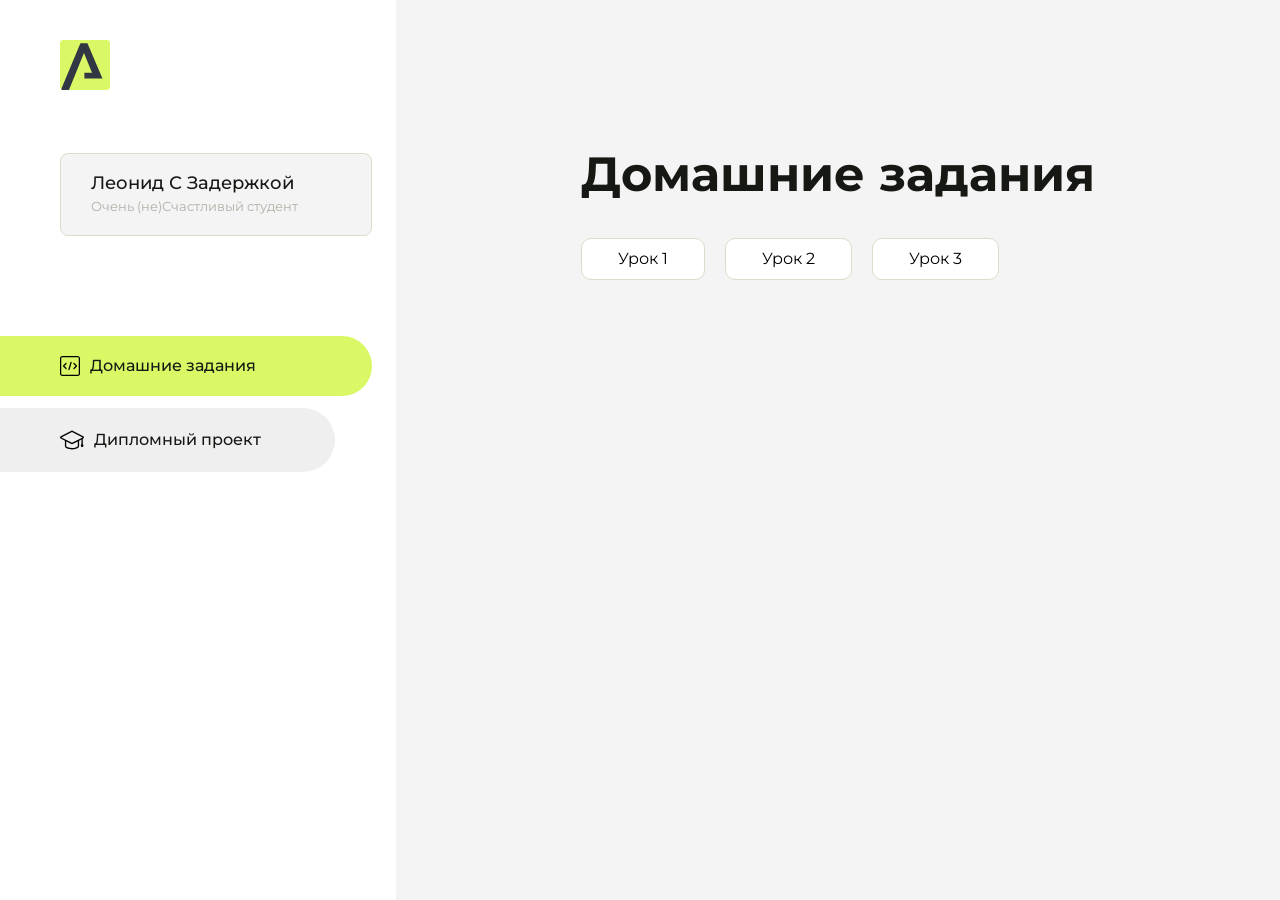
<file: index.html>
<!DOCTYPE html>
<html lang="en">
<head>
    <meta charset="UTF-8">
    <meta name="viewport" content="width=device-width, initial-scale=1.0">
    <title>Домашняя работа</title>
    <link rel="shortcut icon" href="src/logo.ico" type="image/x-icon">
    <link rel="preconnect" href="https://fonts.googleapis.com">
    <link rel="preconnect" href="https://fonts.gstatic.com" crossorigin>
    <link href="https://fonts.googleapis.com/css2?family=Montserrat:wght@400;500;700&family=Rubik:wght@500&display=swap"
          rel="stylesheet">
    <link rel="stylesheet" href="src/style.css">
</head>
<body id="body">
<div class="overlay" id="overlay"></div>
<div class="layout">
    <div class="burger" id="burger">
        <svg viewBox="0 0 24 24" fill="none" xmlns="http://www.w3.org/2000/svg">
            <g id="SVGRepo_bgCarrier" stroke-width="0"></g>
            <g id="SVGRepo_tracerCarrier" stroke-linecap="round" stroke-linejoin="round"></g>
            <g id="SVGRepo_iconCarrier">
                <path d="M4 18L20 18" stroke="#DAF765" stroke-width="2" stroke-linecap="round"></path>
                <path d="M4 12L20 12" stroke="#DAF765" stroke-width="2" stroke-linecap="round"></path>
                <path d="M4 6L20 6" stroke="#DAF765" stroke-width="2" stroke-linecap="round"></path>
            </g>
        </svg>
    </div>
    <aside class="sidebar" id="sidebar">
        <div class="sidebar__inner">
            <div class="logo">
                <svg width="50" height="50" viewBox="0 0 50 50" fill="none" xmlns="http://www.w3.org/2000/svg">
                    <g clip-path="url(#clip0_513_74730)">
                        <path d="M46.17 -0.257004H3.83C1.57281 -0.257004 -0.257 1.57281 -0.257 3.83V46.17C-0.257 48.4272 1.57281 50.257 3.83 50.257H46.17C48.4272 50.257 50.257 48.4272 50.257 46.17V3.83C50.257 1.57281 48.4272 -0.257004 46.17 -0.257004Z"
                              fill="#DAF765"/>
                        <path d="M24.375 38.4H42.461L27.441 3.1585H20.4355C20.4355 3.1585 6.7895 35.881 1.1945 49.294C2.015 50.0275 3.0945 50.257 3.6945 50.257H8.8445L23.954 13.07L32.0465 32.8285H24.375V38.4Z"
                              fill="#323843"/>
                    </g>
                    <defs>
                        <clipPath id="clip0_513_74730">
                            <rect width="50" height="50" fill="white"/>
                        </clipPath>
                    </defs>
                </svg>
            </div>
            <div class="sidebar__user">
                <div class="sidebar__name">Леонид С Задержкой</div>
                <div class="sidebar__text">Очень (не)Счастливый студент</div>
            </div>
            <div class="sidebar__tabs">
                <div class="sidebar__item">
                    <button class="sidebar__button active" id="tasks">
                        <svg xmlns="http://www.w3.org/2000/svg" width="20" height="20" viewBox="0 0 20 20" fill="none">
                            <g clip-path="url(#clip0_704_74543)">
                                <path d="M17.7083 20H2.29167C1.0275 20 0 18.9725 0 17.7083V2.29167C0 1.0275 1.0275 0 2.29167 0H17.7083C18.9725 0 20 1.0275 20 2.29167V17.7083C20 18.9725 18.9725 20 17.7083 20ZM2.29167 1.25C1.7175 1.25 1.25 1.7175 1.25 2.29167V17.7083C1.25 18.2825 1.7175 18.75 2.29167 18.75H17.7083C18.2825 18.75 18.75 18.2825 18.75 17.7083V2.29167C18.75 1.7175 18.2825 1.25 17.7083 1.25H2.29167Z"
                                      fill="black"/>
                                <path d="M6.04167 13.125C5.88167 13.125 5.72167 13.0642 5.6 12.9417L3.1 10.4417C2.85583 10.1975 2.85583 9.80167 3.1 9.5575L5.6 7.0575C5.84417 6.81333 6.24 6.81333 6.48417 7.0575C6.72833 7.30167 6.72833 7.6975 6.48417 7.94167L4.42583 10L6.48417 12.0583C6.72833 12.3025 6.72833 12.6983 6.48417 12.9425C6.36167 13.0642 6.20167 13.125 6.04167 13.125Z"
                                      fill="black"/>
                                <path d="M8.95833 14.1667C8.9 14.1667 8.84 14.1583 8.78167 14.1417C8.45083 14.0442 8.26083 13.6967 8.35833 13.3658L10.4417 6.28251C10.5392 5.95084 10.8892 5.76417 11.2175 5.85917C11.5483 5.95667 11.7383 6.30417 11.6408 6.63501L9.5575 13.7183C9.47833 13.9908 9.22833 14.1667 8.95833 14.1667Z"
                                      fill="black"/>
                                <path d="M13.9583 13.125C13.7983 13.125 13.6383 13.0642 13.5167 12.9417C13.2725 12.6975 13.2725 12.3017 13.5167 12.0575L15.575 9.99916L13.5167 7.94083C13.2725 7.69666 13.2725 7.30083 13.5167 7.05666C13.7608 6.81249 14.1567 6.81249 14.4008 7.05666L16.9008 9.55666C17.145 9.80083 17.145 10.1967 16.9008 10.4408L14.4008 12.9408C14.2783 13.0642 14.1183 13.125 13.9583 13.125Z"
                                      fill="black"/>
                            </g>
                            <defs>
                                <clipPath id="clip0_704_74543">
                                    <rect width="20" height="20" fill="white"/>
                                </clipPath>
                            </defs>
                        </svg>
                        <span>Домашние задания</span></button>
                </div>
                <div class="sidebar__item">
                    <button class="sidebar__button" id="diplom">
                        <svg xmlns="http://www.w3.org/2000/svg" width="24" height="24" viewBox="0 0 24 24" fill="none">
                            <g clip-path="url(#clip0_704_74553)">
                                <path d="M23.2628 10.5971C23.7176 10.365 24 9.90375 24 9.39337C24 8.883 23.7176 8.42175 23.2628 8.18962L12.6135 2.75362C12.2291 2.55824 11.7705 2.55787 11.3854 2.75399L0.736875 8.19C0.282375 8.42175 0 8.883 0 9.39337C0 9.90375 0.282375 10.365 0.736875 10.5971L4.89038 12.7177V18.2074C4.89038 19.8154 8.412 21.393 12 21.393C15.5884 21.393 19.1096 19.815 19.1096 18.2074V12.7174L21.4609 11.517V15.8017L20.901 17.2305C20.7409 17.6389 20.7934 18.0994 21.0405 18.4616C21.2876 18.8246 21.6979 19.041 22.1366 19.041C22.5754 19.041 22.9852 18.8246 23.2324 18.462C23.4795 18.099 23.532 17.6385 23.3719 17.2301L22.8124 15.8021V10.827L23.2628 10.5971ZM17.7623 18.1721C17.6198 18.6375 15.3491 20.0419 12 20.0419C8.65088 20.0419 6.38025 18.6375 6.2415 18.2074V12.3037L6.23887 12.3019C6.23812 12.057 6.1065 11.8207 5.87325 11.7019L1.3515 9.39337L12 3.95737L22.6489 9.39337L12 14.8294L5.87325 11.7019C5.54063 11.5331 4.6695 11.6674 4.5 12C4.33012 12.3322 4.55813 12.5479 4.89038 12.7177L11.3857 16.0331C11.5781 16.1314 11.7889 16.1805 12 16.1805C12.2107 16.1805 12.4222 16.1314 12.6146 16.0331L17.7593 13.407L17.7623 18.1721Z"
                                      fill="black"/>
                            </g>
                            <defs>
                                <clipPath id="clip0_704_74553">
                                    <rect width="24" height="24" fill="white"/>
                                </clipPath>
                            </defs>
                        </svg>
                        <span>Дипломный проект</span></button>
                </div>
            </div>
        </div>

    </aside>
    <div class="content">
        <div class="container">
            <div class="content__block" id="tasksBlock">
                <div class="content__title">Домашние задания</div>
                <ul class="content__list">
                    <li class="content__list-item">
                        <a href="java-script/javaHomework10/index.html">Урок 1</a>
                    </li>
                    <li class="content__list-item">
                        <a href="lesson1/index.html">Урок 2</a>
                    </li>
                    <li class="content__list-item">
                        <a href="lesson1/index.html">Урок 3</a>
                    </li>
                </ul>
            </div>
            <div class="content__block hidden" id="diplomBlock">
                <div class="content__title">Дипломный проект</div>
                <div class="content__list-diplom">
                    <a href="./Diplom/index.html">Ссылка на ДЗ</a>
                </div>
                <div class="content__decor">
                    <div class="content__decor-text">Давай проверим, чему ты научился!</div>
                    <div class="content__decor-img">
                        <img src="src/decor.png" alt="decor">
                    </div>
                </div>
            </div>
        </div>
    </div>
</div>
<script src="src/index.js"></script>
</body>
</html>
</file>
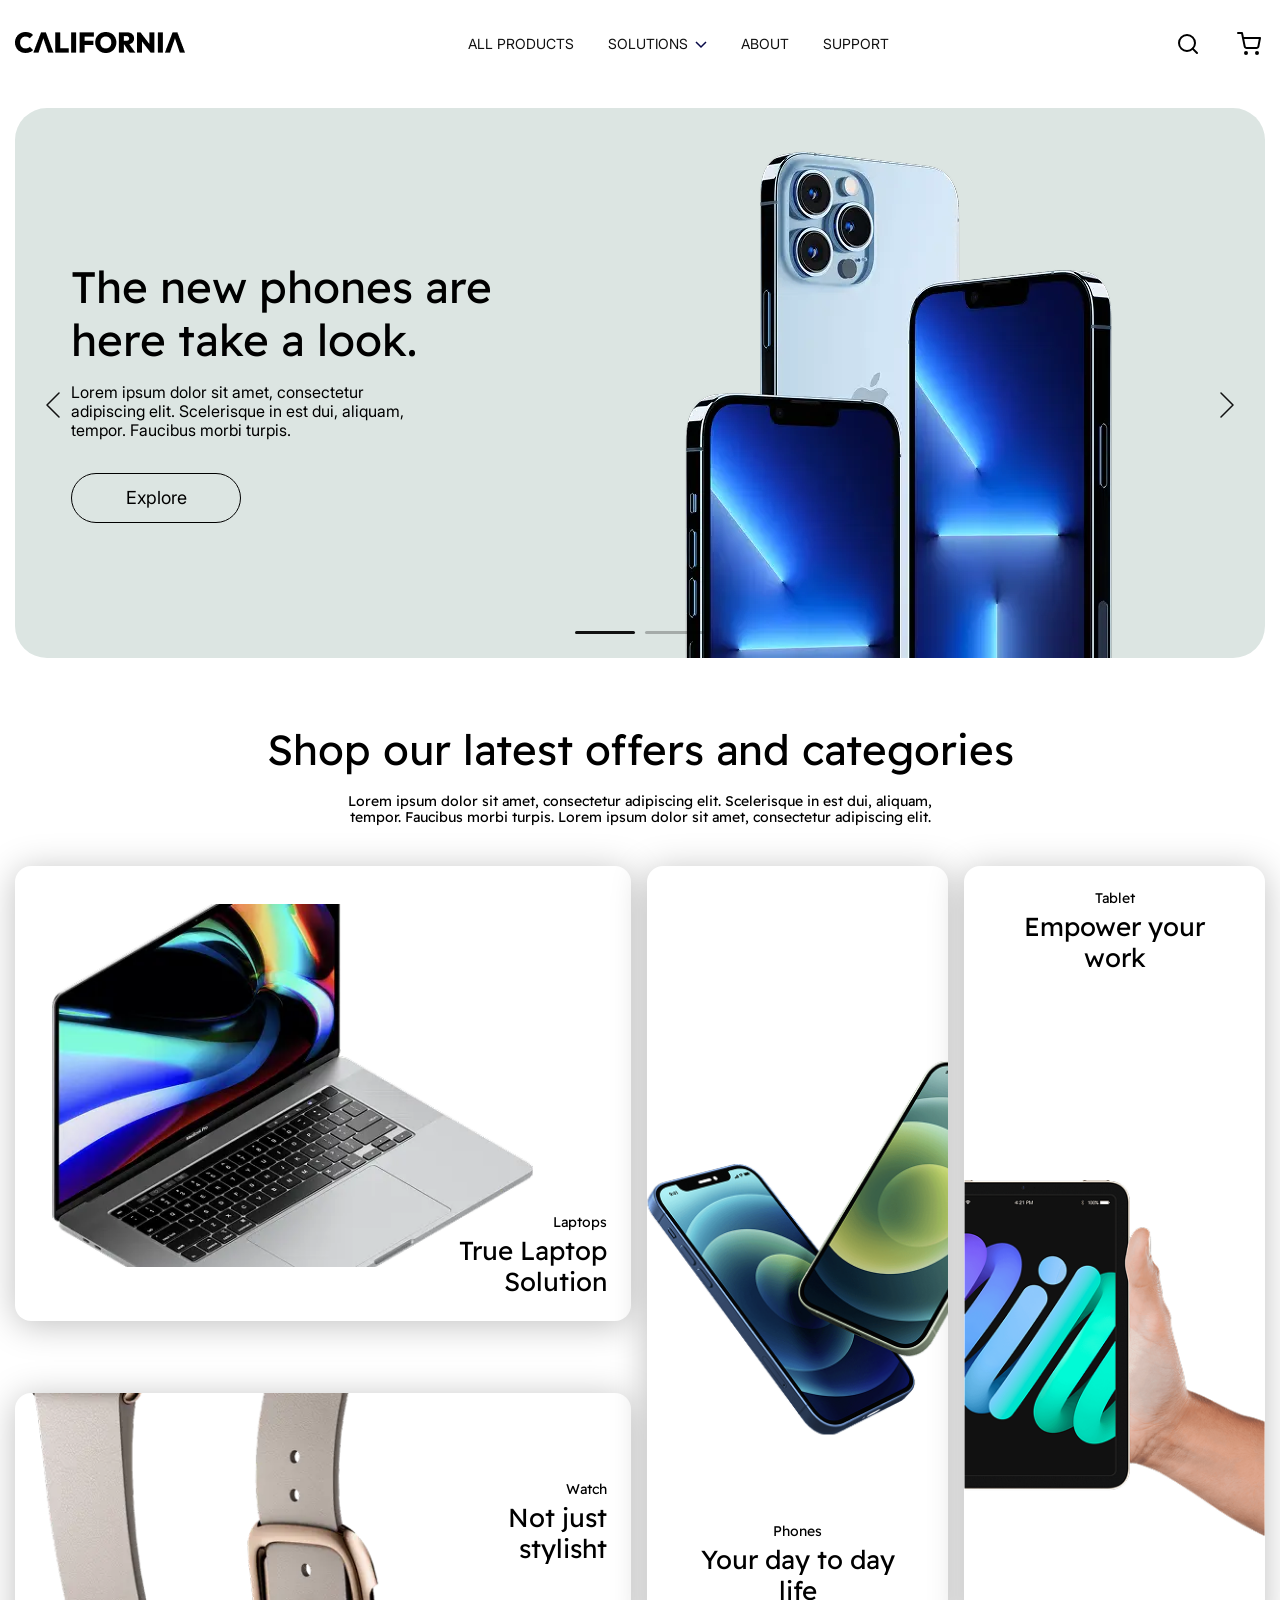
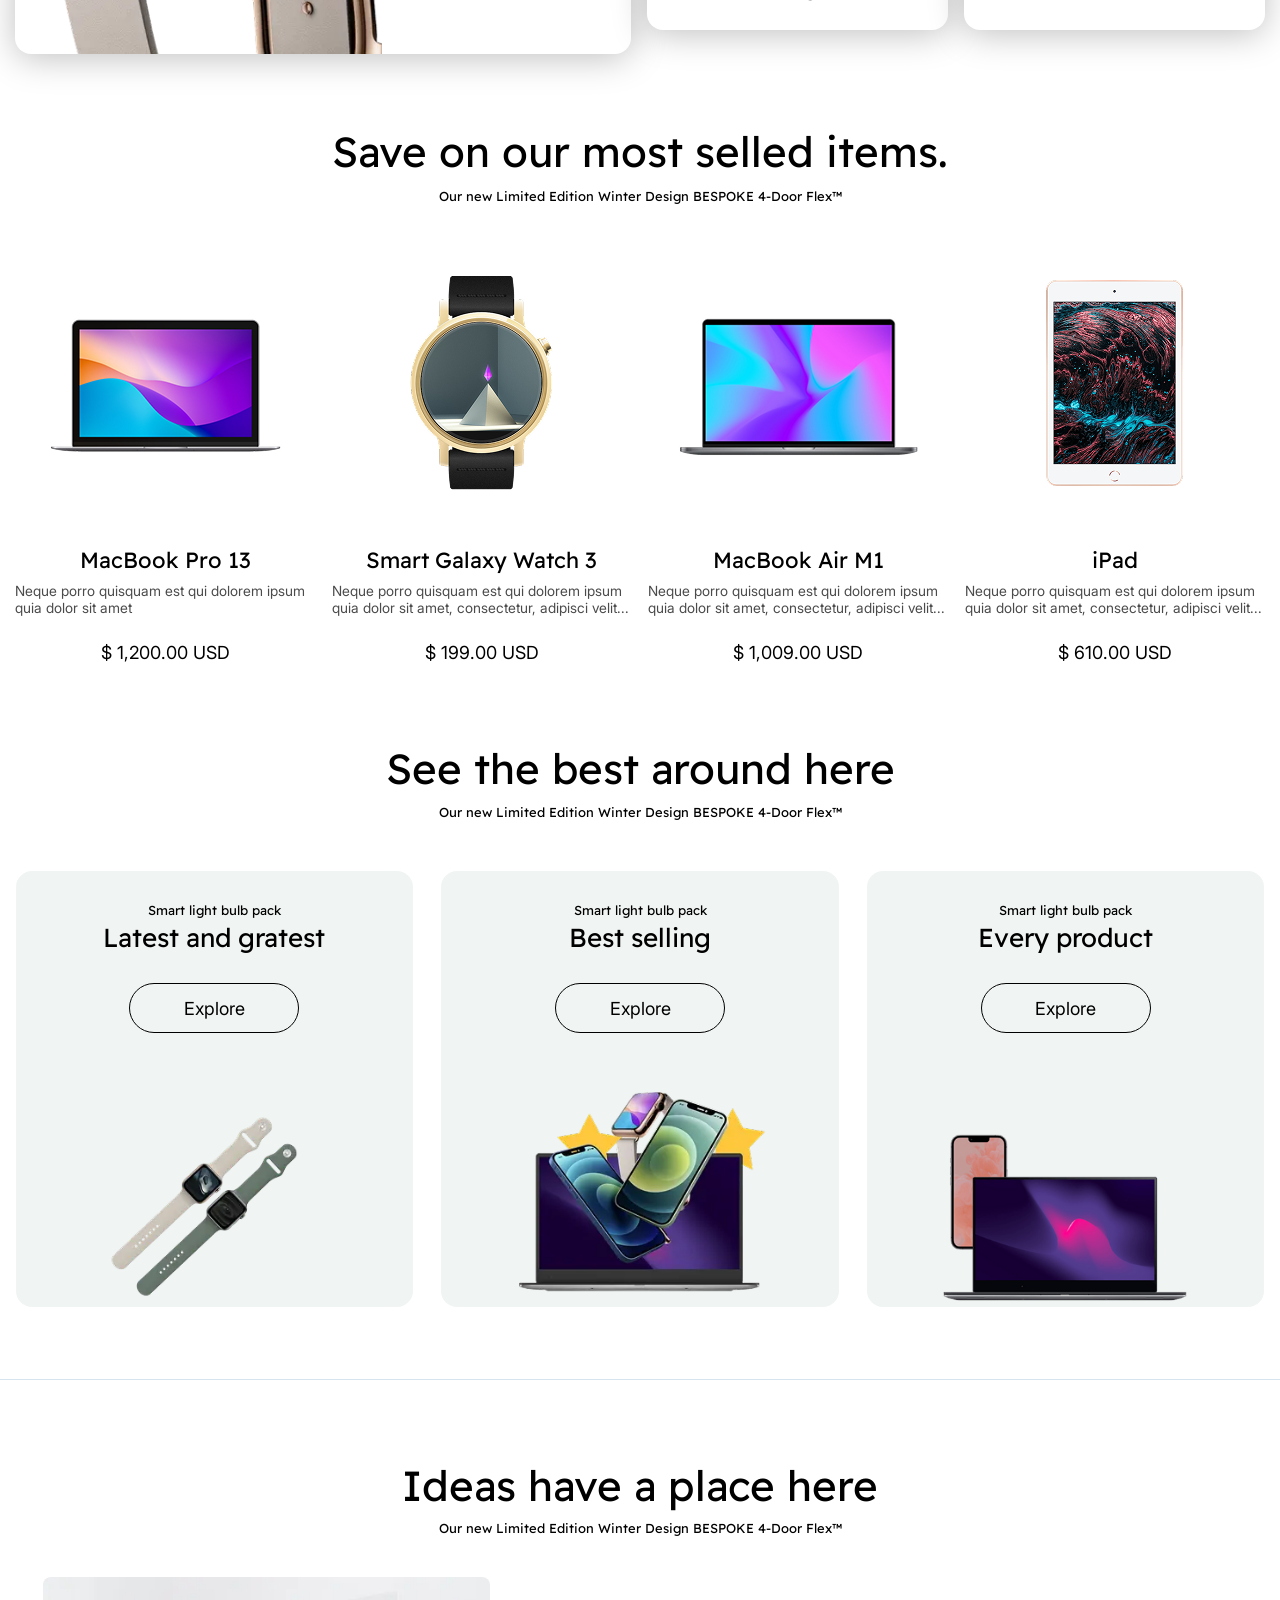
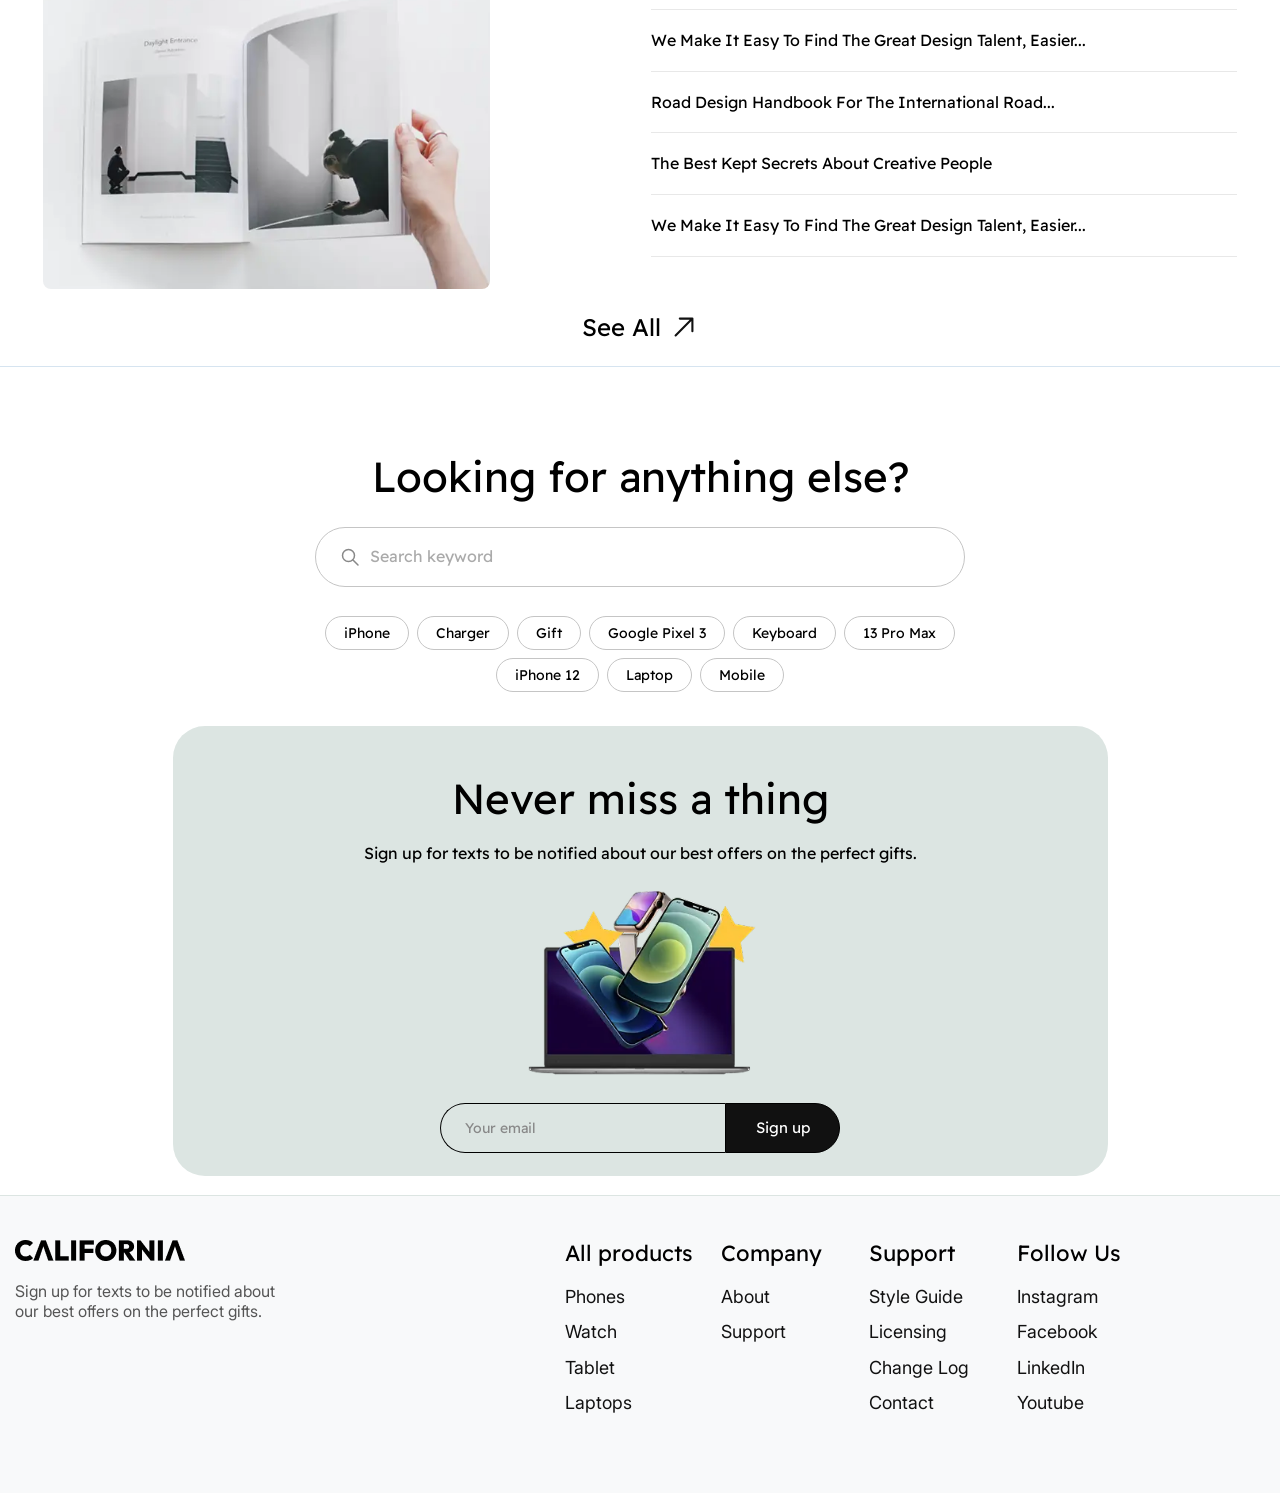
<file: Diplom/index.html>
<!doctype html>
<html class="page" lang="ru">
  <head>
    <meta charset="UTF-8" />
    <meta name="viewport" content="width=device-width, initial-scale=1.0" />
    <link rel="stylesheet" href="./css/index.css" />
    <script src="./js/index.js" type="module"></script>
    <link rel="shortcut icon" href="./icons/apple-logo.png" type="image/x-icon">
    <title>Apple</title>
  </head>

<div class="search-modal" id="searchModal" role="dialog" aria-modal="true" aria-label="Поиск">
  <div class="search-modal__inner">

    <button class="search-modal__close" id="searchModalClose" aria-label="Закрыть поиск">
      <svg width="20" height="20" viewBox="0 0 20 20" fill="none" xmlns="http://www.w3.org/2000/svg">
        <path d="M2 2L18 18M18 2L2 18" stroke="#111" stroke-width="1.5" stroke-linecap="round"/>
      </svg>
    </button>

    <p class="search-modal__label">Search</p>

    <form class="search-modal__form" action="#" onsubmit="return false;">
      <div class="search-modal__input-wrap">
        <svg class="search-modal__icon" width="22" height="22" viewBox="0 0 22 22" fill="none" xmlns="http://www.w3.org/2000/svg">
          <circle cx="9.5" cy="9.5" r="7" stroke="#aaa" stroke-width="1.5"/>
          <path d="M15 15L21 21" stroke="#aaa" stroke-width="1.5" stroke-linecap="round"/>
        </svg>
        <input
          class="search-modal__input"
          id="searchModalInput"
          type="text"
          placeholder="Search keyword..."
          autocomplete="off"
        />
      </div>
    </form>

    <div class="search-modal__tags">
      <span class="search-modal__tags-label">Popular:</span>
      <button class="search-modal__tag" type="button">iPhone</button>
      <button class="search-modal__tag" type="button">Charger</button>
      <button class="search-modal__tag" type="button">MacBook</button>
      <button class="search-modal__tag" type="button">iPad</button>
      <button class="search-modal__tag" type="button">Watch</button>
    </div>

  </div>
</div>

  <body class="page__body">
    <header class="header">
      <div class="container header__container">
        <div class="header__logo">
          <a href="#" class="header__logo-link">
            <img
              class="logo"
              width="170"
              height="21"
              src="./icons/logo.webp"
              alt="Логотип 'Калифорния'"
            />
          </a>
        </div>

        <nav class="header__nav" id="headerNav">
          <ul class="header__nav-list text-regular">
            <li class="header__nav-item">
              <a href="#" class="header__nav-item-link">all products</a>
            </li>

            <!-- Solutions с дропдауном -->
            <li class="header__nav-item header__nav-item--dropdown">
              <a
                href="#"
                class="header__nav-item-link header__nav-item-link--dropdown"
              >
                Solutions
                <svg class="header__nav-item-icon" width="12" height="8">
                  <use href="./icons/sprite.svg#arrow-bottom"></use>
                </svg>
              </a>
              <ul class="header__dropdown">
                <li class="header__dropdown-item">
                  <a href="#" class="header__dropdown-link">Example</a>
                </li>
                <li class="header__dropdown-item">
                  <a href="#" class="header__dropdown-link">Example</a>
                </li>
                <li class="header__dropdown-item">
                  <a href="#" class="header__dropdown-link">Example</a>
                </li>
              </ul>
            </li>

            <li class="header__nav-item">
              <a href="#" class="header__nav-item-link">ABOUT</a>
            </li>
            <li class="header__nav-item">
              <a href="#" class="header__nav-item-link">Support</a>
            </li>
          </ul>
        </nav>

        <div class="header__actions">
          <button class="header__actions-button" aria-label="Поиск">
            <svg class="header__actions-icon" width="24" height="24">
              <use href="./icons/sprite.svg#search"></use>
            </svg>
          </button>
          <button class="header__actions-button" aria-label="Корзина">
            <svg class="header__actions-icon" width="24" height="24">
              <use href="./icons/sprite.svg#cart"></use>
            </svg>
          </button>

          <!-- Бургер (только мобайл) -->
          <button
            class="header__burger"
            id="burgerBtn"
            aria-label="Открыть меню"
            aria-expanded="false"
            aria-controls="headerNav"
          >
            <span class="header__burger-line"></span>
            <span class="header__burger-line"></span>
            <span class="header__burger-line"></span>
          </button>
        </div>
      </div>
    </header>
    <section class="hero">
      <div class="container">
        <div class="hero__slider" id="heroSlider">
          <!-- стрелки -->
          <button
            class="hero__arrow hero__arrow--prev"
            id="heroPrev"
            aria-label="Предыдущий слайд"
          >
            <svg
              width="14"
              height="26"
              viewBox="0 0 14 26"
              fill="none"
              xmlns="http://www.w3.org/2000/svg"
            >
              <path
                d="M13 1L1 13L13 25"
                stroke="#111"
                stroke-width="1.5"
                stroke-linecap="round"
                stroke-linejoin="round"
              />
            </svg>
          </button>
          <button
            class="hero__arrow hero__arrow--next"
            id="heroNext"
            aria-label="Следующий слайд"
          >
            <svg
              width="14"
              height="26"
              viewBox="0 0 14 26"
              fill="none"
              xmlns="http://www.w3.org/2000/svg"
            >
              <path
                d="M1 1L13 13L1 25"
                stroke="#111"
                stroke-width="1.5"
                stroke-linecap="round"
                stroke-linejoin="round"
              />
            </svg>
          </button>
          <!-- track -->
          <div class="hero__track-wrap">
            <div class="hero__track" id="heroTrack">
              <!-- Слайд 1 -->
              <div class="hero__slide">
                <div class="hero__content">
                  <h1 class="hero__title">
                    The new phones are<br />here take a look.
                  </h1>
                  <p class="hero__text">
                    Lorem ipsum dolor sit amet, consectetur adipiscing elit.
                    Scelerisque in est dui, aliquam, tempor. Faucibus morbi
                    turpis.
                  </p>
                  <button class="hero__btn">Explore</button>
                </div>
                <div class="hero__image-wrap">
                  <img
                    class="hero__image"
                    src="./img/hero-phones.webp"
                    width="647"
                    height="550"
                    alt="Новые смартфоны"
                  />
                </div>
              </div>

              <!-- Слайд 2 -->
              <div class="hero__slide">
                <div class="hero__content">
                  <h1 class="hero__title">
                    The new phones are<br />here take a look.
                  </h1>
                  <p class="hero__text">
                    Lorem ipsum dolor sit amet, consectetur adipiscing elit.
                    Scelerisque in est dui, aliquam, tempor. Faucibus morbi
                    turpis.
                  </p>
                  <button class="hero__btn">Explore</button>
                </div>
                <div class="hero__image-wrap">
                  <img
                    class="hero__image"
                    src="./img/hero-phones.webp"
                    width="647"
                    height="550"
                    alt="Новые смартфоны"
                  />
                </div>
              </div>
            </div>

            <div class="hero__dots" id="heroDots">
              <button
                class="hero__dot hero__dot--active"
                data-index="0"
                aria-label="Слайд 1"
              ></button>
              <button
                class="hero__dot"
                data-index="1"
                aria-label="Слайд 2"
              ></button>
            </div>
          </div>
        </div>
      </div>
    </section>
    <section class="categories">
      <div class="container">
        <div class="categories__header">
          <h2 class="categories__title">
            Shop our latest offers and categories
          </h2>
          <p class="categories__text">
            Lorem ipsum dolor sit amet, consectetur adipiscing elit. Scelerisque
            in est dui, aliquam,<br />tempor. Faucibus morbi turpis. Lorem ipsum
            dolor sit amet, consectetur adipiscing elit.
          </p>
        </div>

        <div class="categories__grid">
          <!-- Левая колонка -->
          <div class="categories__col categories__col--left">
            <!-- Ноутбук -->
            <div class="categories__card categories__card--laptop">
              <img
                class="categories__card-img categories__card-img--laptop"
                src="./img/categories-laptop.webp"
                width="500"
                height="377"
                alt="Ноутбук"
              />
              <div class="categories__card-info categories__card-info--laptop">
                <span class="categories__card-label">Laptops</span>
                <h3 class="categories__card-title">
                  True Laptop<br />Solution
                </h3>
              </div>
            </div>

            <!-- Часы -->
            <div class="categories__card categories__card--watch">
              <img
                class="categories__card-img categories__card-img--watch"
                src="./img/categories-watch.webp"
                width="381"
                height="270"
                alt="Умные часы"
              />
              <div class="categories__card-info categories__card-info--watch">
                <span class="categories__card-label">Watch</span>
                <h3 class="categories__card-title">Not just<br />stylisht</h3>
              </div>
            </div>
          </div>
          <!-- /categories__col--left -->

          <!-- Правая колонка -->
          <div class="categories__col categories__col--right">
            <!-- Телефон -->
            <div class="categories__card categories__card--phone">
              <img
                class="categories__card-img categories__card-img--phone"
                src="./img/categories-phones.webp"
                width="405"
                height="367"
                alt="Смартфоны"
              />
              <div class="categories__card-info categories__card-info--phone">
                <span class="categories__card-label">Phones</span>
                <h3 class="categories__card-title">
                  Your day to day<br />life
                </h3>
              </div>
            </div>

            <!-- Планшет -->
            <div class="categories__card categories__card--tablet">
              <img
                class="categories__card-img categories__card-img--tablet"
                src="./img/categories-tablet.webp"
                width="467"
                height="425"
                alt="Планшет"
              />
              <div class="categories__card-info categories__card-info--tablet">
                <span class="categories__card-label">Tablet</span>
                <h3 class="categories__card-title">Empower your<br />work</h3>
              </div>
            </div>
          </div>
        </div>
      </div>
    </section>
    <section class="advert">
      <div class="container">
        <div class="advert__header">
          <h2 class="advert__title title-md">Save on our most selled items.</h2>
          <p class="advert__header-info text-regular">Our new Limited Edition Winter Design BESPOKE 4-Door Flex™</p>
        </div>
        <div class="advert__goods-wrapper">
          <div class="advert__goods-cart">
            <a href="#" class="advert__goods-img-link"><img class="advert__goods-img" src="./img/advert-laptop-1.webp" alt="Ноутбук Макбук Про 13"></a>
            <div class="advert__goods-info">
              <h3 class="advert__goods-title title-md"><a href="#" class="advert__goods-title-link">MacBook Pro 13</a></h3>
              <p class="advert__goods-text">Neque porro quisquam est qui dolorem ipsum quia dolor sit amet</p>
              <p class="advert__goods-price advert__goods-price--accent">$ 1,200.00 USD</p>
            </div>
          </div>
          <div class="advert__goods-cart">
            <a href="#" class="advert__goods-img-link"><img class="advert__goods-img" src="./img/advert-watch.webp" alt="Часы Смарт Галакси Вотч 3"></a>
            <div class="advert__goods-info">
              <h3 class="advert__goods-title title-md"><a href="#" class="advert__goods-title-link">Smart Galaxy Watch 3</a></h3>
              <p class="advert__goods-text">Neque porro quisquam est qui dolorem ipsum quia dolor sit amet, consectetur, adipisci velit...</p>
              <p class="advert__goods-price advert__goods-price--accent">$ 199.00 USD</p>
            </div>
          </div>
          <div class="advert__goods-cart">
            <a href="#" class="advert__goods-img-link"><img class="advert__goods-img" src="./img/advert-laptop-2.webp" alt="Ноутбук Макбук Эир М1"></a>
            <div class="advert__goods-info">
              <h3 class="advert__goods-title title-md"><a href="#" class="advert__goods-title-link">MacBook Air M1</a></h3>
              <p class="advert__goods-text">Neque porro quisquam est qui dolorem ipsum quia dolor sit amet, consectetur, adipisci velit...</p>
              <p class="advert__goods-price advert__goods-price--accent">$ 1,009.00 USD</p>
            </div>
          </div>
          <div class="advert__goods-cart">
            <a href="#" class="advert__goods-img-link"><img class="advert__goods-img" src="./img/advert-tablet.webp" alt="Планшет iPad"></a>
            <div class="advert__goods-info">
              <h3 class="advert__goods-title title-md"><a href="#" class="advert__goods-title-link">iPad</a></h3>
              <p class="advert__goods-text">Neque porro quisquam est qui dolorem ipsum quia dolor sit amet, consectetur, adipisci velit...</p>
              <p class="advert__goods-price advert__goods-price--accent">$ 610.00 USD</p>
            </div>
          </div>
          </div>
        </div>
      </div>
    </section>
    <section class="hot-offer">
  <div class="container">

    <div class="hot-offer__header">
      <h2 class="hot-offer__title">See the best around here</h2>
      <p class="hot-offer__text">Our new Limited Edition Winter Design BESPOKE 4-Door Flex™</p>
    </div>

    <div class="hot-offer__card-wrapper">

      <!-- Карточка 1 -->
      <div class="hot-offer__card">
        <div class="hot-offer__card-info">
          <span class="hot-offer__card-label">Smart light bulb pack</span>
          <h3 class="hot-offer__card-title">Latest and gratest</h3>
          <button class="hot-offer__card-btn">Explore</button>
        </div>
        <div class="hot-offer__card-img-wrap">
          <img
            class="hot-offer__card-img"
            src="./img/hot-offer-watch.webp"
            width="253"
            height="200"
            alt="Умные часы"
          />
        </div>
      </div>

      <!-- Карточка 2 -->
      <div class="hot-offer__card">
        <div class="hot-offer__card-info">
          <span class="hot-offer__card-label">Smart light bulb pack</span>
          <h3 class="hot-offer__card-title">Best selling</h3>
          <button class="hot-offer__card-btn">Explore</button>
        </div>
        <div class="hot-offer__card-img-wrap">
          <img
            class="hot-offer__card-img"
            src="./img/hot-offer-phones-laptop.webp"
            width="253"
            height="200"
            alt="Смартфоны и ноутбук"
          />
        </div>
      </div>

      <!-- Карточка 3 -->
      <div class="hot-offer__card">
        <div class="hot-offer__card-info">
          <span class="hot-offer__card-label">Smart light bulb pack</span>
          <h3 class="hot-offer__card-title">Every product</h3>
          <button class="hot-offer__card-btn">Explore</button>
        </div>
        <div class="hot-offer__card-img-wrap">
          <img
            class="hot-offer__card-img"
            src="./img/hot-offer-laptop-phone.webp"
            width="253"
            height="200"
            alt="Ноутбук и телефон"
          />
        </div>
      </div>

    </div>
  </div>
    </section>
    <section class="ideas">
  <div class="container">
    <div class="ideas__header">
      <h2 class="ideas__title">Ideas have a place here</h2>
      <p class="ideas__text">Our new Limited Edition Winter Design BESPOKE 4-Door Flex™</p>
    </div>
    <div class="ideas__body">
      <div class="ideas__img-wrap">
        <img
          class="ideas__img"
          src="./img/ideas-img.webp"
          width="602"
          height="420"
          alt="Открытая книга"
        />
      </div>
      <ul class="ideas__list">
        <li class="ideas__item">
          <a href="#" class="ideas__link">We Make It Easy To Find The Great Design Talent, Easier...</a>
        </li>
        <li class="ideas__item">
          <a href="#" class="ideas__link">Road Design Handbook For The International Road...</a>
        </li>
        <li class="ideas__item">
          <a href="#" class="ideas__link">The Best Kept Secrets About Creative People</a>
        </li>
        <li class="ideas__item">
          <a href="#" class="ideas__link">We Make It Easy To Find The Great Design Talent, Easier...</a>
        </li>
      </ul>
    </div>
    <div class="ideas__footer">
      <a href="#" class="ideas__see-all">
        See All
        <svg width="30" height="28" viewBox="0 0 20 20" fill="none" xmlns="http://www.w3.org/2000/svg">
          <path d="M4 16L16 4M16 4H7M16 4V13" stroke="#111" stroke-width="1.5" stroke-linecap="round" stroke-linejoin="round"/>
        </svg>
      </a>
    </div>
  </div>
    </section>
    <section class="search-offer">
  <div class="container">
    <div class="search-offer__top">
      <h2 class="search-offer__title">Looking for anything else?</h2>
      <!-- Форма -->
      <form class="search-offer__form" action="#" onsubmit="return false;">
        <button class="search-offer__form-icon" type="submit" aria-label="Поиск">
          <svg width="20" height="20" viewBox="0 0 20 20" fill="none" xmlns="http://www.w3.org/2000/svg">
            <circle cx="8.5" cy="8.5" r="6" stroke="#888" stroke-width="1.5"/>
            <path d="M13 13L18 18" stroke="#888" stroke-width="1.5" stroke-linecap="round"/>
          </svg>
        </button>
        <input
          class="search-offer__form-input"
          type="text"
          id="searchInput"
          placeholder="Search keyword"
          autocomplete="off"
        />
      </form>

      <!-- Кнопки -->
      <div class="search-offer__tags">
        <button class="search-offer__tag" type="button">iPhone</button>
        <button class="search-offer__tag" type="button">Charger</button>
        <button class="search-offer__tag" type="button">Gift</button>
        <button class="search-offer__tag" type="button">Google Pixel 3</button>
        <button class="search-offer__tag" type="button">Keyboard</button>
        <button class="search-offer__tag" type="button">13 Pro Max</button>
        <button class="search-offer__tag" type="button">iPhone 12</button>
        <button class="search-offer__tag" type="button">Laptop</button>
        <button class="search-offer__tag" type="button">Mobile</button>
      </div>
    </div>

    <!-- цветной блок -->
    <div class="search-offer__banner">
      <div class="search-offer__banner-content">
        <h3 class="search-offer__banner-title">Never miss a thing</h3>
        <p class="search-offer__banner-text">Sign up for texts to be notified about our best offers on the perfect gifts.</p>
      </div>
      <div class="search-offer__banner-img-wrap">
        <img
          class="search-offer__banner-img"
          src="./img/search-offer-phones-laptop.webp"
          width="350"
          height="280"
          alt="Устройства Apple"
        />
      </div>
      <form class="search-offer__banner-form" action="#" onsubmit="return false;">
          <input
            class="search-offer__banner-input"
            type="email"
            id="emailInput"
            placeholder="Your email"
            autocomplete="email"
          />
          <button class="search-offer__banner-btn" type="submit">Sign up</button>
        </form>
    </div>

  </div>
    </section>
    <footer class="footer">
      <div class="container">
        <div class="footer__wrapper">
          <div class="footer__logo-wrapper">
            <a href="#" class="footer__logo-link">
                <img
                  class="logo"
                  width="170"
                  height="21"
                  src="./icons/logo.webp"
                  alt="Логотип 'Калифорния'"
                />
              </a>
              <p class="footer__info">Sign up for texts to be notified about <br> our best offers on the perfect gifts.</p>
          </div>
            <nav class="footer__nav">
              <ul class="footer__products-list footer__list">
                <li class="footer__products-item footer__nav-item--title">All products</li>
                <li class="footer__products-item"><a href="#" class="footer__nav-link">Phones         </a></li>
                <li class="footer__products-item"><a href="#" class="footer__nav-link">Watch         </a></li>
                <li class="footer__products-item"><a href="#" class="footer__nav-link">Tablet         </a></li>
                <li class="footer__products-item"><a href="#" class="footer__nav-link">Laptops         </a></li>
              </ul>
              <ul class="footer__about-list footer__list">
                <li class="footer__about-item footer__nav-item--title">Company</li>
                <li class="footer__about-item"><a href="#" class="footer__nav-link">About         </a></li>
                <li class="footer__about-item"><a href="#" class="footer__nav-link">Support         </a></li>
            </ul>
              <ul class="footer__support-list footer__list">
                <li class="footer__support-item footer__nav-item--title">Support</li>
                <li class="footer__support-item"><a href="#" class="footer__nav-link">Style Guide         </a></li>
                <li class="footer__support-item"><a href="#" class="footer__nav-link">Licensing         </a></li>
                <li class="footer__support-item"><a href="#" class="footer__nav-link">Change Log         </a></li>
                <li class="footer__support-item"><a href="#" class="footer__nav-link">Contact         </a></li></ul>
              <ul class="footer__social-media-list footer__list">
                <li class="footer__social-media-item footer__nav-item--title">Follow Us</li>
                <li class="footer__social-media-item"><a href="#" class="footer__nav-link">Instagram         </a></li>
              <li class="footer__social-media-item"><a href="#" class="footer__nav-link">Facebook         </a></li>
              <li class="footer__social-media-item"><a href="#" class="footer__nav-link">LinkedIn         </a></li>
              <li class="footer__social-media-item"><a href="#" class="footer__nav-link">Youtube         </a></li>
            </ul>
            </nav>
        </div>
      </div>
    </footer>

  </body>
</html>
</file>
<file: src/style.css>
*{padding: 0;margin: 0;border: 0;}
*,*:before,*:after{-webkit-box-sizing: border-box;box-sizing: border-box;}
:focus,:active{outline: none;}
a:focus,a:active{outline: none;}
nav,footer,header,aside{display: block;}
html,body{
    height:100%;width:100%;
    font-size:100%;line-height:1;-ms-text-size-adjust:100%;-moz-text-size-adjust:100%;-webkit-text-size-adjust:100%;}
input,button,textarea{font-family:inherit;}
input::-ms-clear{display: none;}
button{cursor: pointer;}
button::-moz-focus-inner{padding:0;border:0;}
a,a:visited{text-decoration: none;}
a:hover{text-decoration: none;}
ul li{list-style: none;}
img{vertical-align: top;}
h1,h2,h3,h4,h5,h6{font-size:inherit;font-weight: inherit;}
a{color:inherit;}



body {
    font-family: "Montserrat",SansSerif;
    color: black;
}

body.overflow {
    overflow: hidden;
}



.layout {
    display: -webkit-box;
    display: -ms-flexbox;
    display: flex;
    min-height: 100vh;
}

.sidebar {
    padding: 40px 24px 40px 0;
    -ms-flex-negative: 0;
    flex-shrink: 0;
    background-color: white;
}



.content {
    -webkit-box-flex: 1;
    -ms-flex-positive: 1;
    flex-grow: 1;
    background-color: #F4F4F4;
}

.container {
    display: -webkit-box;
    display: -ms-flexbox;
    display: flex;
    -webkit-box-orient: vertical;
    -webkit-box-direction: normal;
    -ms-flex-direction: column;
    flex-direction: column;
    -webkit-box-pack: center;
    -ms-flex-pack: center;
    justify-content: center;
    -webkit-box-align: center;
    -ms-flex-align: center;
    align-items: center;
    padding: 150px 60px 80px 60px;
}


.logo {
    margin-left: 60px;
    margin-bottom: 60px;
}

.sidebar__user {
    background-color: #F4F4F4;
    padding: 20px 30px;
    margin-left: 60px;
    margin-bottom: 100px;
    border-radius: 8px;
    border: 1px solid #DADEC9;
}

.sidebar__name {
    color:#161814;
    font-size: 18px;
    font-weight: 500;
    margin-bottom: 6px;
}

.sidebar__text {
    color: #AFB1A7;
    font-size: 13px;
    font-weight: 400;
    line-height: 130%; /* 16.9px */
}

.sidebar__item {
    width: 372px;
}

.sidebar__button {
    display: -webkit-box;
    display: -ms-flexbox;
    display: flex;
    -webkit-box-align: center;
    -ms-flex-align: center;
    align-items: center;
    gap: 10px;
    padding: 20px 60px;
    margin-bottom: 12px;
    border-radius: 0px 100px 100px 0px;
    -webkit-transition: all .5s;
    -o-transition: all .5s;
    transition: all .5s;
    cursor: pointer;
    width: 90%;
    color:#161814;
    font-size: 16px;
    font-weight: 500;
}

.sidebar__button.active , .sidebar__button:hover {
    width: 100%;
    background-color: #DAF765;
}


.content__title {
    color: #161814;
    font-size: 48px;
    font-weight: 700;
    margin-bottom: 40px;
}

.content__list {
    display: -webkit-box;
    display: -ms-flexbox;
    display: flex;
    -webkit-box-align: center;
    -ms-flex-align: center;
    align-items: center;
    -ms-flex-wrap: wrap;
    flex-wrap: wrap;
    gap: 20px;
}



.content__list-item  {
    cursor: pointer;
    padding: 12px 18px;
    background-color: #fff;
    border-radius: 10px;
    border: 1px solid #DADEC9;
    -webkit-transition: all .3s;
    -o-transition: all .3s;
    transition: all .3s;
}

.content__list-item:hover,.content__list-diplom:hover {
    background-color: #AFB1A7;
}

li a {
    padding: 12px 18px;

}


.content__list-diplom {
    -webkit-transition: all .3s;
    -o-transition: all .3s;
    transition: all .3s;
    display: inline-block;
    padding: 12px 18px;
    background-color: #fff;
    border-radius: 10px;
    border: 1px solid #DADEC9;
}

.content__decor {
    display: -webkit-box;
    display: -ms-flexbox;
    display: flex;
    -webkit-box-align: center;
    -ms-flex-align: center;
    align-items: center;
}

.content__decor-text {
    color:#BEDD44;
    font-size: 36px;
    font-weight: 700;
    line-height: 110%; /* 39.6px */
}

.content__block {
    max-width: 1200px;
}

.content__block.hidden {
    display: none;
}

.content__decor-img img{
    width: 100%;
}

.burger {
    display: none;
    padding: 5px;
    position: fixed;
    top: 3%;
    right: 7%;
    width: 40px;
    height: 40px;
    background-color: #161814;
    border-radius: 50%;
    z-index: 10;
    border: 1px solid #DAF765;
}

@media (max-width: 768px) {
    .burger {
        display: block;
    }

    .sidebar {
        -webkit-transition: all .3s;
        -o-transition: all .3s;
        transition: all .3s;
        -webkit-transform: translateX(-100%);
        -ms-transform: translateX(-100%);
        transform: translateX(-100%);
        position: fixed;
        top: 0;
        left: 0;
        bottom: 0;
        z-index: 5;
    }

    .sidebar.show {
        -webkit-transform: translateX(0%);
        -ms-transform: translateX(0%);
        transform: translateX(0%);
    }

    .overlay {
        opacity: 0;
        pointer-events: none;
        -webkit-transition: all .3s;
        -o-transition: all .3s;
        transition: all .3s;
        position: absolute;
        top: 0;
        right: 0;
        left: 0;
        bottom: 0;
        z-index: 3;
        background-color: #000000e0;
    }

    .overlay.show {
        opacity: 1;
        pointer-events: all;
    }

    .container {
        padding: 40px 20px;
        min-height: 100%;
    }

    .content__decor {
        margin-top: 20px;
        -webkit-box-orient: vertical;
        -webkit-box-direction: normal;
        -ms-flex-direction: column;
        flex-direction: column;
    }
}

@media (max-width: 400px) {
    .sidebar__user {
        margin-left: 0;
    }
}
</file>
<file: Diplom/css/index.css>
/* base */
@import "./base/normalize.css";
@import "./base/fonts.css";
@import "./base/vars.css";
@import "./base/globals.css";

/* blocks */
@import "./blocks/header.css";
@import "./blocks/hero.css";
@import "./blocks/categories.css";
@import "./blocks/advert.css";
@import "./blocks/hot-offer.css";
@import "./blocks/ideas.css";
@import "./blocks/search-offer.css";
@import "./blocks/footer.css";
@import "./blocks/search-modal.css";
</file>
